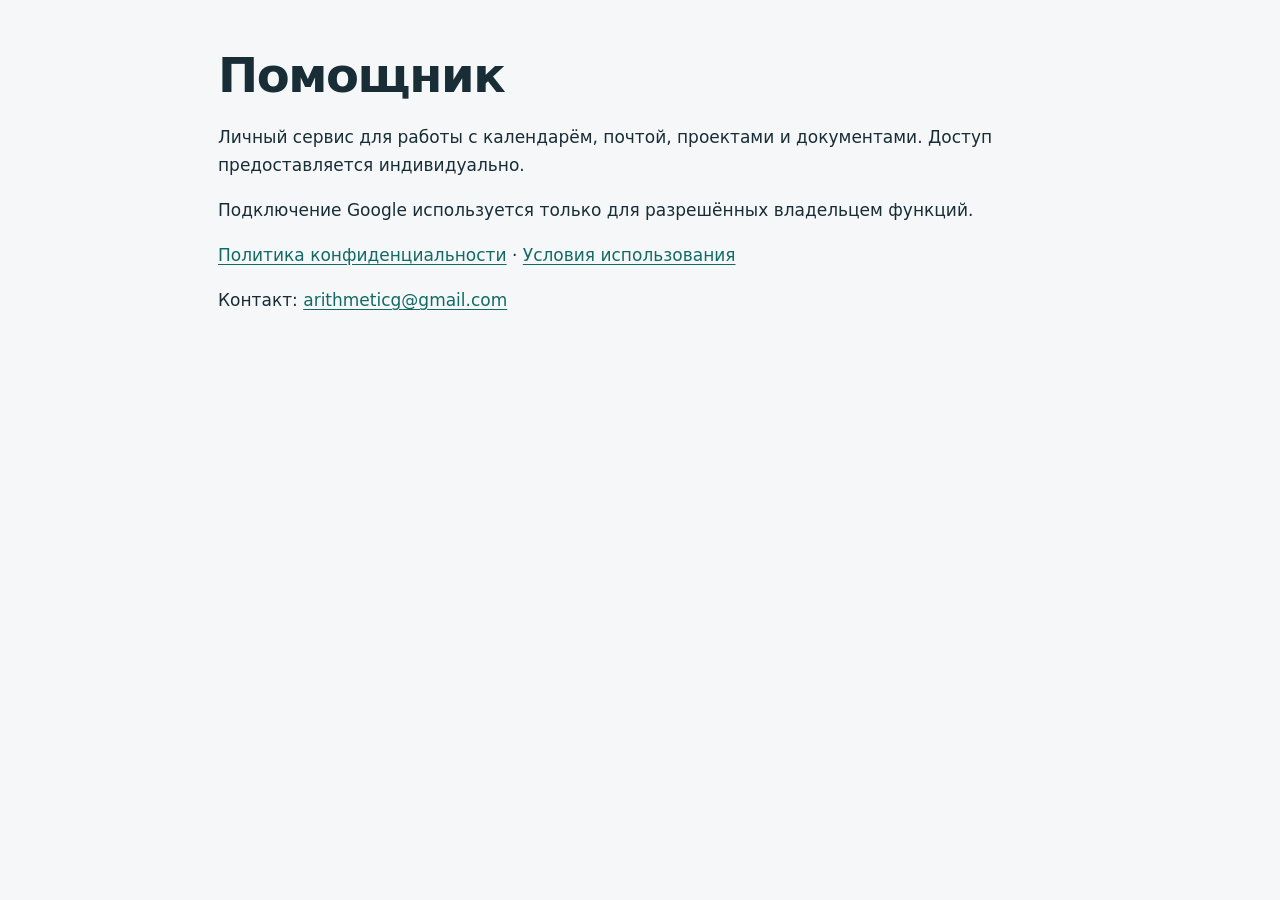
<file: index.html>
<!doctype html>
<html lang="ru"><head><meta charset="utf-8"><meta name="viewport" content="width=device-width,initial-scale=1"><title>Помощник</title><link rel="stylesheet" href="site.css"></head><body><main><h1>Помощник</h1><p>Личный сервис для работы с календарём, почтой, проектами и документами. Доступ предоставляется индивидуально.</p><p>Подключение Google используется только для разрешённых владельцем функций.</p><p><a href="privacy.html">Политика конфиденциальности</a> · <a href="terms.html">Условия использования</a></p><p>Контакт: <a href="mailto:arithmeticg@gmail.com">arithmeticg@gmail.com</a></p></main></body></html>
</file>
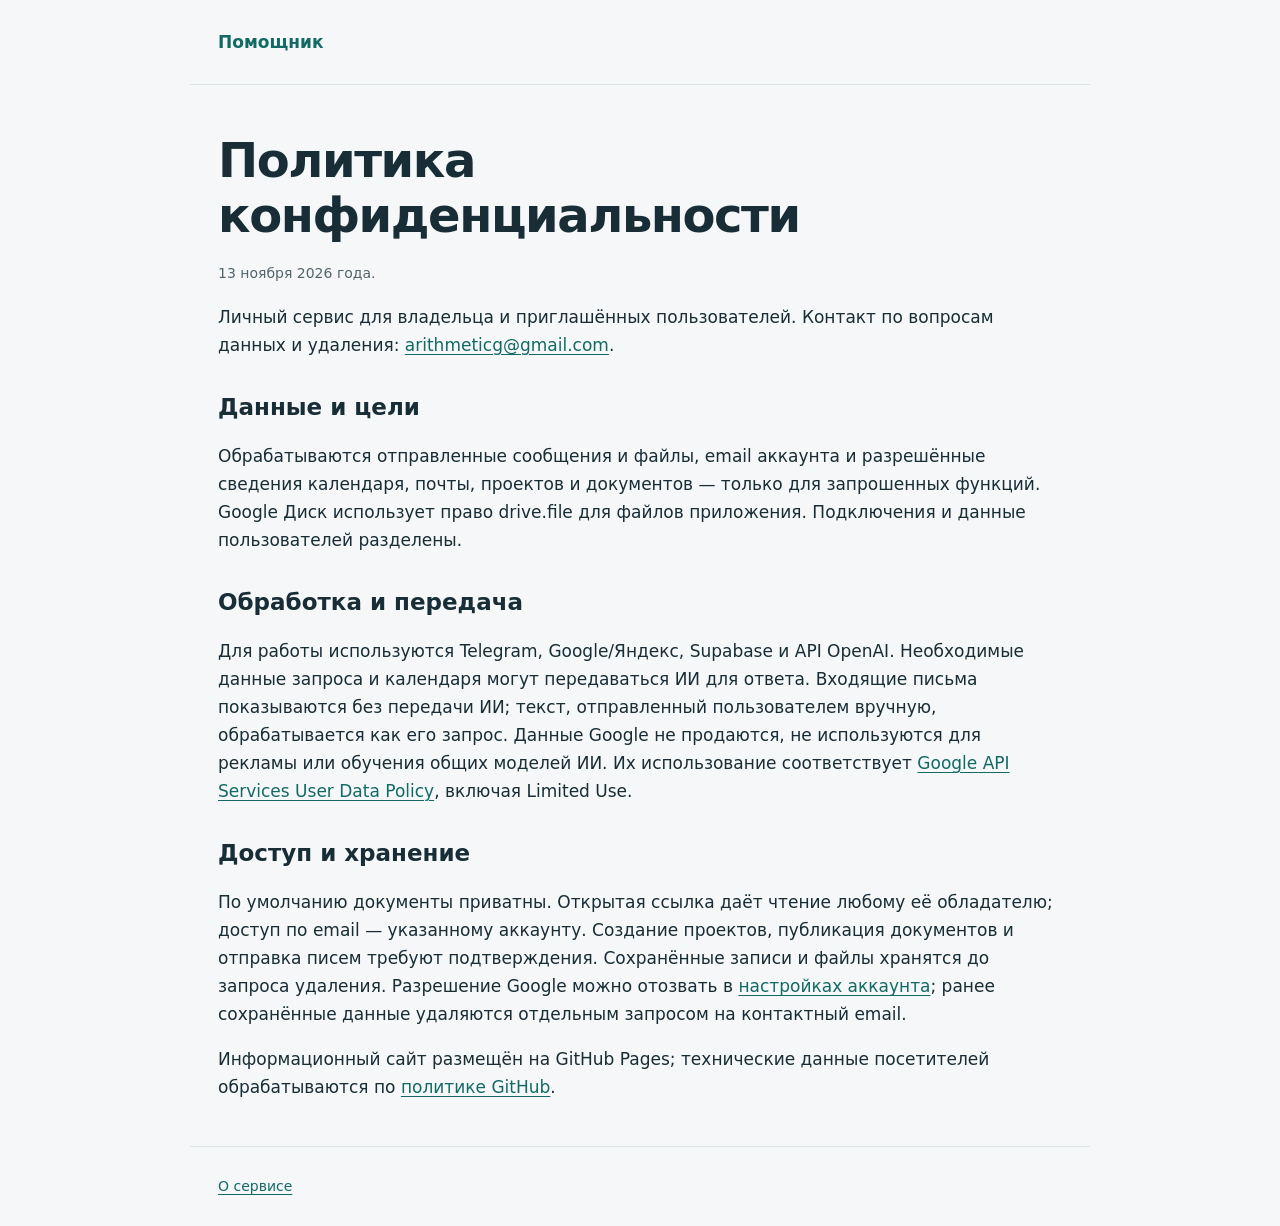
<file: privacy.html>
<!doctype html>
<html lang="ru"><head><meta charset="utf-8"><meta name="viewport" content="width=device-width,initial-scale=1"><title>Конфиденциальность — Помощник</title><link rel="stylesheet" href="site.css"></head><body>
<header><a href="index.html">Помощник</a></header><main><h1>Политика конфиденциальности</h1><p class="meta">13 ноября 2026 года.</p>
<p>Личный сервис для владельца и приглашённых пользователей. Контакт по вопросам данных и удаления: <a href="mailto:arithmeticg@gmail.com">arithmeticg@gmail.com</a>.</p>
<h2>Данные и цели</h2><p>Обрабатываются отправленные сообщения и файлы, email аккаунта и разрешённые сведения календаря, почты, проектов и документов — только для запрошенных функций. Google Диск использует право drive.file для файлов приложения. Подключения и данные пользователей разделены.</p>
<h2>Обработка и передача</h2><p>Для работы используются Telegram, Google/Яндекс, Supabase и API OpenAI. Необходимые данные запроса и календаря могут передаваться ИИ для ответа. Входящие письма показываются без передачи ИИ; текст, отправленный пользователем вручную, обрабатывается как его запрос. Данные Google не продаются, не используются для рекламы или обучения общих моделей ИИ. Их использование соответствует <a href="https://developers.google.com/terms/api-services-user-data-policy">Google API Services User Data Policy</a>, включая Limited Use.</p>
<h2>Доступ и хранение</h2><p>По умолчанию документы приватны. Открытая ссылка даёт чтение любому её обладателю; доступ по email — указанному аккаунту. Создание проектов, публикация документов и отправка писем требуют подтверждения. Сохранённые записи и файлы хранятся до запроса удаления. Разрешение Google можно отозвать в <a href="https://myaccount.google.com/connections">настройках аккаунта</a>; ранее сохранённые данные удаляются отдельным запросом на контактный email.</p>
<p>Информационный сайт размещён на GitHub Pages; технические данные посетителей обрабатываются по <a href="https://docs.github.com/en/site-policy/privacy-policies/github-general-privacy-statement">политике GitHub</a>.</p>
</main><footer><a href="index.html">О сервисе</a></footer></body></html>
</file>
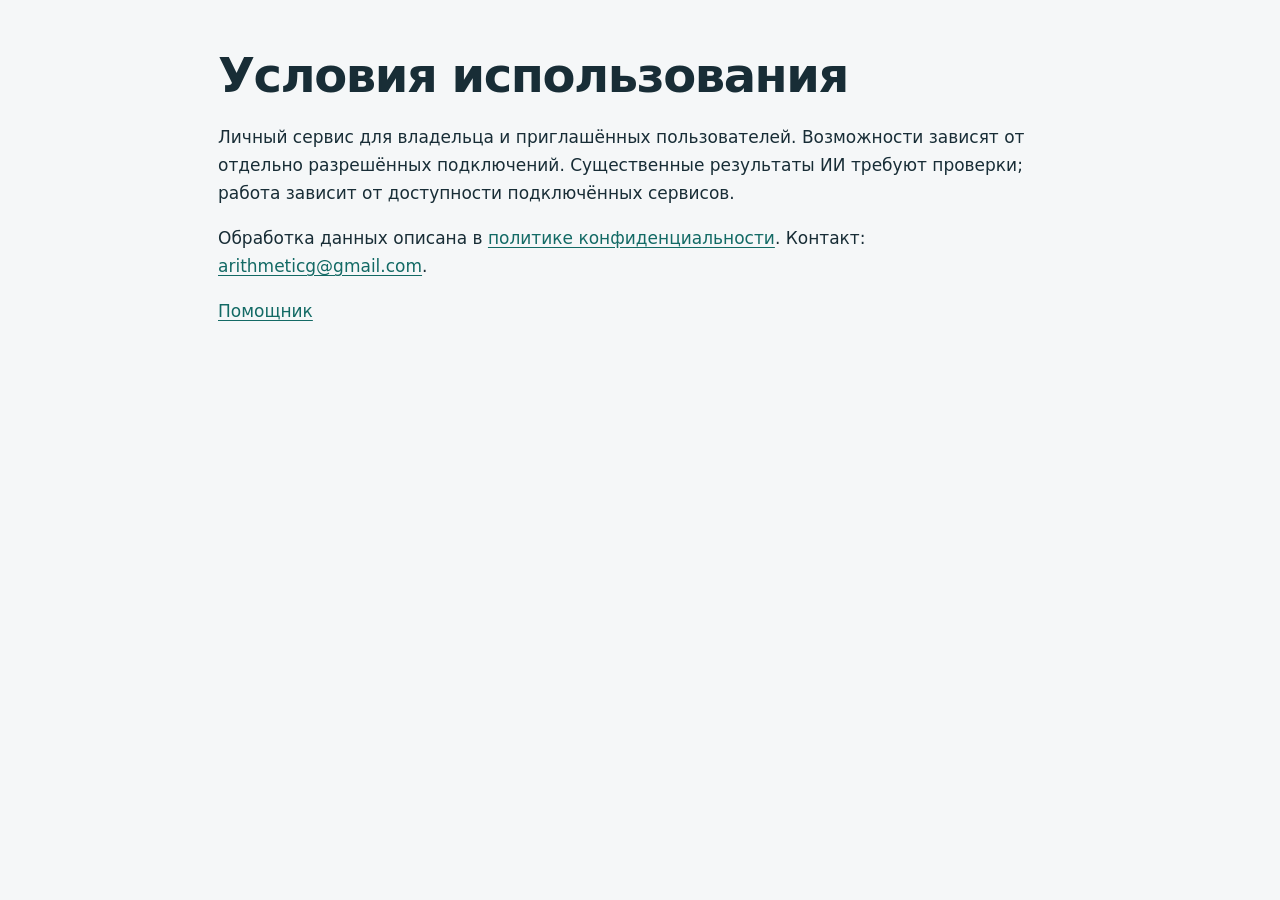
<file: terms.html>
<!doctype html>
<html lang="ru"><head><meta charset="utf-8"><meta name="viewport" content="width=device-width,initial-scale=1"><title>Условия — Помощник</title><link rel="stylesheet" href="site.css"></head><body><main><h1>Условия использования</h1><p>Личный сервис для владельца и приглашённых пользователей. Возможности зависят от отдельно разрешённых подключений. Существенные результаты ИИ требуют проверки; работа зависит от доступности подключённых сервисов.</p><p>Обработка данных описана в <a href="privacy.html">политике конфиденциальности</a>. Контакт: <a href="mailto:arithmeticg@gmail.com">arithmeticg@gmail.com</a>.</p><p><a href="index.html">Помощник</a></p></main></body></html>
</file>
<file: site.css>
:root{font-family:system-ui,-apple-system,BlinkMacSystemFont,"Segoe UI",sans-serif;color:#182d36;background:#f5f7f8;line-height:1.65;font-size:17px}*{box-sizing:border-box}body{margin:0}a{color:#136a65;text-underline-offset:3px}a:hover{color:#0a4945}header,main,footer{max-width:900px;margin:auto;padding:28px}header{display:flex;align-items:center;justify-content:space-between;gap:20px;border-bottom:1px solid #dce4e6}header a{font-weight:700;text-decoration:none}nav{display:flex;gap:18px;font-size:15px}.eyebrow{font-weight:650;font-size:13px;letter-spacing:.09em;text-transform:uppercase;color:#4e696e}h1{font-size:clamp(32px,5vw,48px);line-height:1.14;letter-spacing:-.03em;margin:20px 0}h2{font-size:23px;line-height:1.3;margin-top:34px}.lead{font-size:20px;color:#455c65;max-width:740px}.card{background:#fff;border:1px solid #dce4e6;border-radius:18px;padding:24px;margin:24px 0}.card h2{margin-top:0}li{margin:8px 0}footer{color:#52656c;font-size:14px;border-top:1px solid #dce4e6}p,li{overflow-wrap:anywhere}.notice{border-left:4px solid #368c80;padding-left:18px;color:#405962}.meta{font-size:14px;color:#52656c}@media(max-width:580px){header,main,footer{padding:22px}header{align-items:flex-start;flex-direction:column}nav{flex-wrap:wrap}.card{padding:20px}}
</file>
